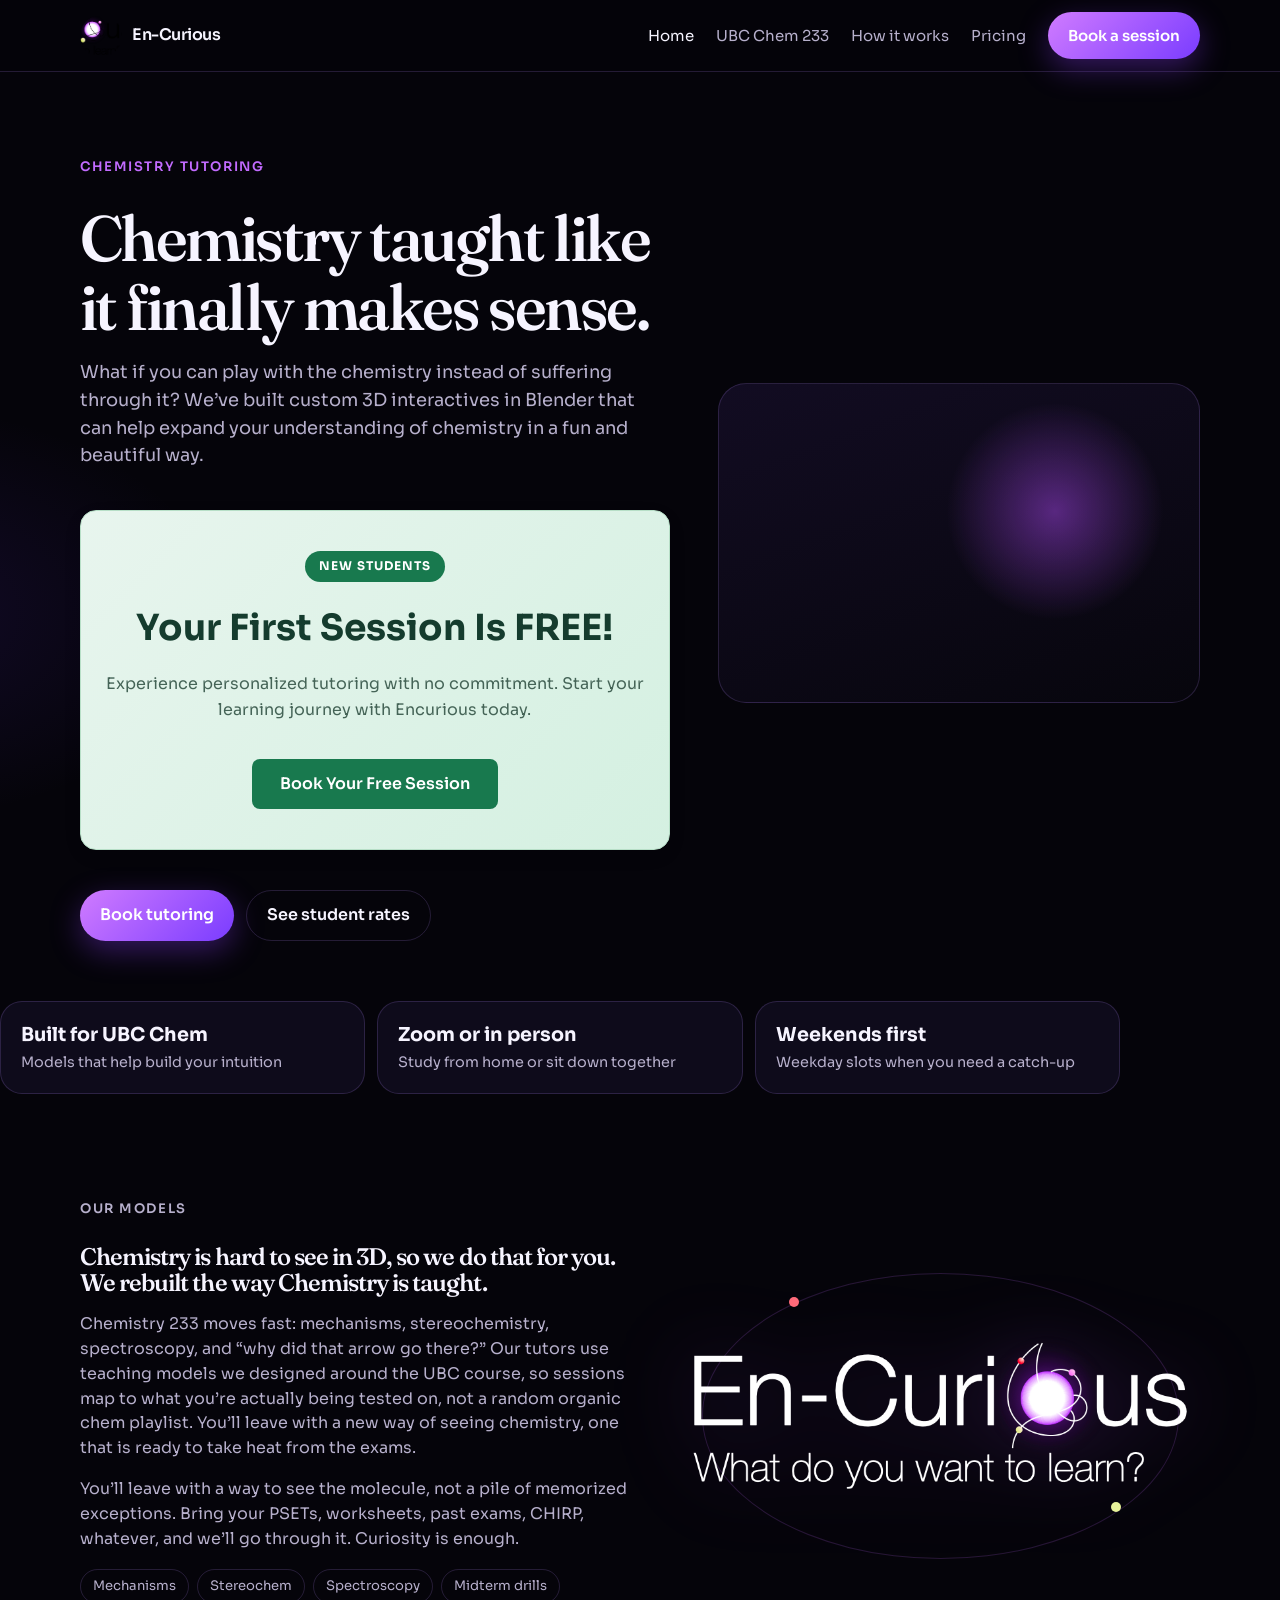
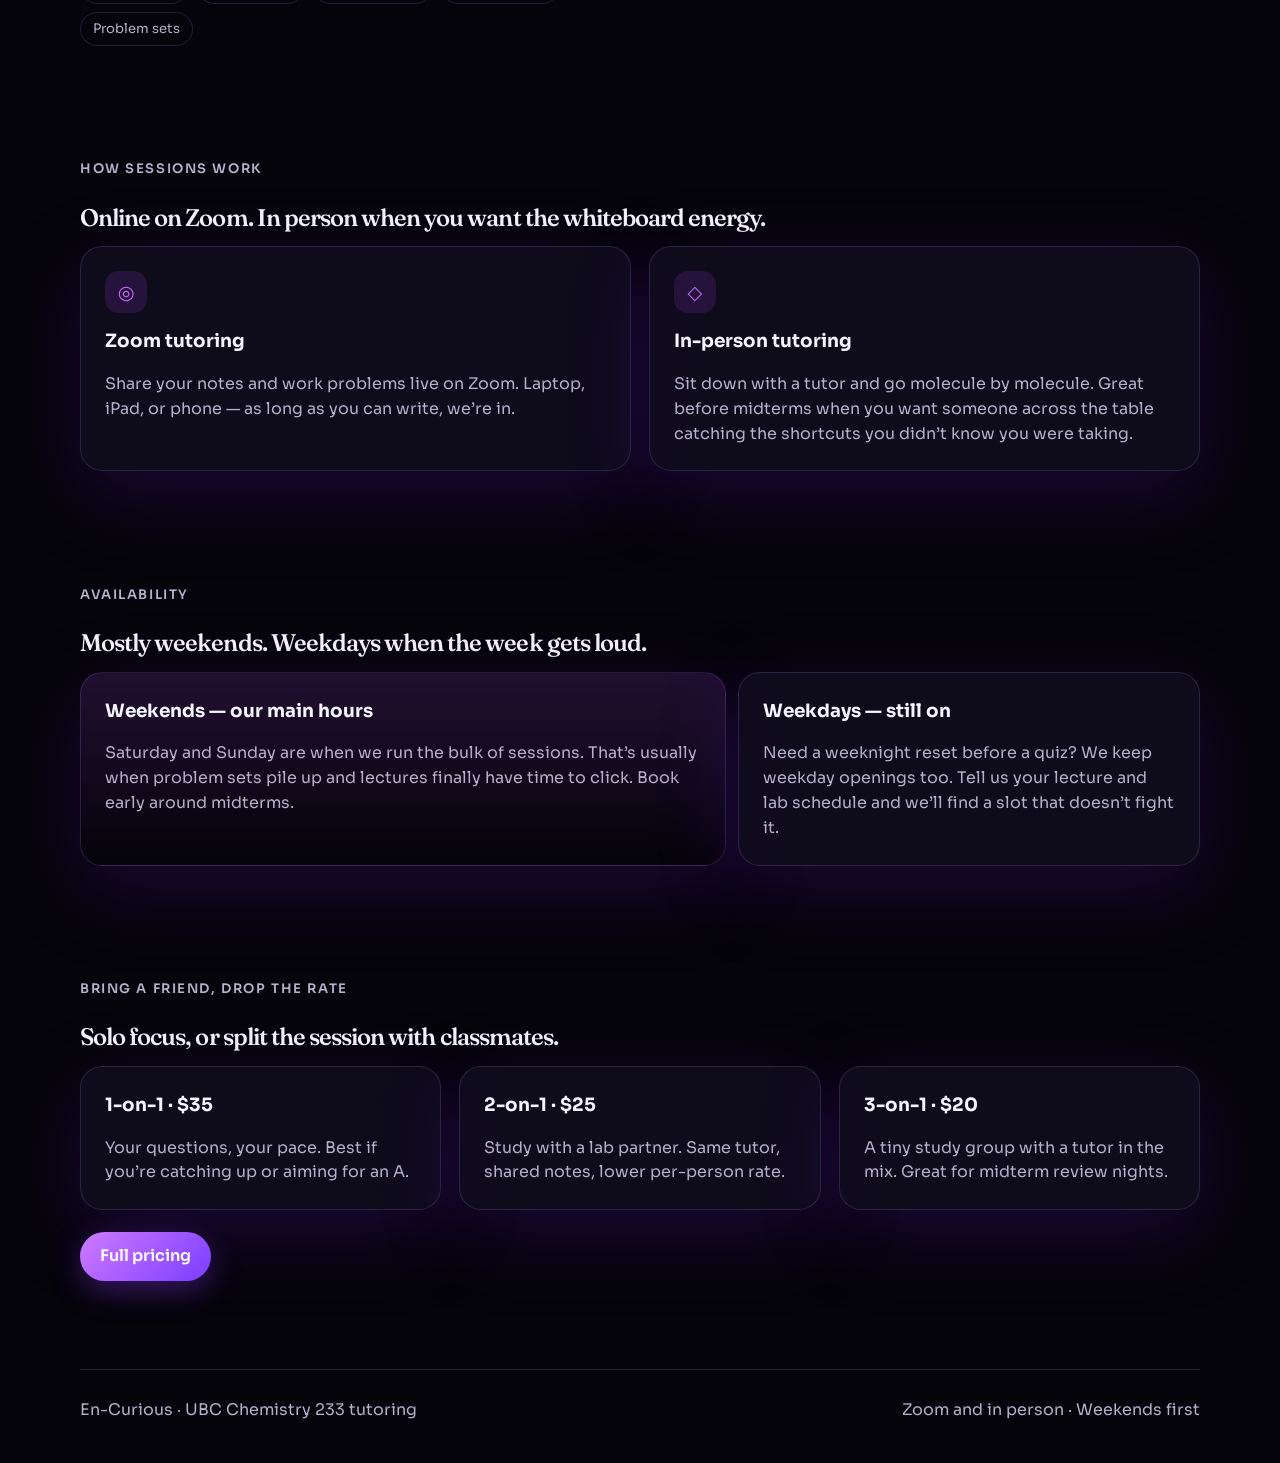
<file: index.html>
<!DOCTYPE html>
<html lang="en">
  <head>
    <meta charset="UTF-8" />
    <meta name="viewport" content="width=device-width, initial-scale=1" />
    <title>En-Curious | UBC Chemistry Tutoring</title>
    <meta
      name="description"
      content="En-Curious tutors UBC Chemistry 233 with original teaching models. Book Zoom or in-person sessions, mainly on weekends."
    />
    <link rel="preconnect" href="https://fonts.googleapis.com" />
    <link rel="preconnect" href="https://fonts.gstatic.com" crossorigin />
    <link
      href="https://fonts.googleapis.com/css2?family=Fraunces:opsz,wght@9..144,500;9..144,600&family=Sora:wght@400;500;600;700&display=swap"
      rel="stylesheet"
    />
    <link rel="stylesheet" href="styles.css?v=3" />
    <link rel="icon" href="atom.png" />
  </head>
  <body>
    <a class="skip" href="#main">Skip to content</a>
    <header class="nav">
      <div class="wrap nav-inner">
        <a class="brand" href="index.html" aria-current="page">
          <img src="atom.png" alt="" />
          En-Curious
        </a>
        <button class="menu-toggle" type="button" aria-expanded="false" aria-controls="nav-links">
          Menu
        </button>
        <nav id="nav-links" class="nav-links">
          <a href="index.html" aria-current="page">Home</a>
          <a href="#chem-233">UBC Chem 233</a>
          <a href="#how">How it works</a>
          <a href="pricing.html">Pricing</a>
          <a class="btn btn-primary" href="book.html">Book a session</a>
        </nav>
      </div>
    </header>

    <main id="main">
      <section class="wrap hero">
        <div>
          <p class="kicker">Chemistry tutoring</p>
          <h1>Chemistry taught like it finally makes sense.</h1>
          <p class="lede">
            What if you can play with the chemistry instead of suffering through it? 
            We’ve built custom 3D interactives in Blender that can help expand your understanding of chemistry in a fun and beautiful way. 
          </p>

          <div class="free-session-banner">
  <span class="promo-label">NEW STUDENTS</span>

  <h2>Your First Session Is FREE!</h2>

  <p>
    Experience personalized tutoring with no commitment.
    Start your learning journey with Encurious today.
  </p>

  <a class="free-session-btn" href="book.html">
    Book Your Free Session
  </a>
</div>
          
          <div class="hero-actions">
            <a class="btn btn-primary" href="book.html">Book tutoring</a>
            <a class="btn btn-ghost" href="pricing.html">See student rates</a>
          </div>
        </div>
        <div class="model-panel" aria-hidden="true">
          <video autoplay muted playsinline loop>
            <source src="E1_orbital_1.mp4" type="video/mp4">
          </video>
        </div> <!--replace with prompt's video -->
        
      </section>

      <section class="wrap stats" aria-label="Highlights">
        <div class="stat">
          <strong>Built for UBC Chem </strong>
          <span>Models that help build your intuition</span>
        </div>
        <div class="stat">
          <strong>Zoom or in person</strong>
          <span>Study from home or sit down together</span>
        </div>
        <div class="stat">
          <strong>Weekends first</strong>
          <span>Weekday slots when you need a catch-up</span>
        </div>
      </section>

      <section class="wrap section chem" id="chem-233">
        <div>
          <p class="kicker">Our models</p>
          <h2>Chemistry is hard to see in 3D, so we do that for you. We rebuilt the way Chemistry is taught.</h2>
          <p>
            Chemistry 233 moves fast: mechanisms, stereochemistry, spectroscopy, and
            “why did that arrow go there?” Our tutors use teaching models we designed
            around the UBC course, so sessions map to what you’re actually being
            tested on, not a random organic chem playlist. You’ll leave with a new way of seeing chemistry, 
            one that is ready to take heat from the exams.
          </p>
          <p>
            You’ll leave with a way to see the molecule, not a pile of memorized
            exceptions. Bring your PSETs, worksheets, past exams, CHIRP, whatever, and we’ll go through it. Curiosity is enough.
          </p>
          <div class="chip-row">
            <span class="chip">Mechanisms</span>
            <span class="chip">Stereochem</span>
            <span class="chip">Spectroscopy</span>
            <span class="chip">Midterm drills</span>
            <span class="chip">Problem sets</span>
          </div>
        </div>
        
        <div class="hero-visual">
          <div class="orbit" aria-hidden="true"></div>
          <img
            class="logo-lockup"
            src="logo.png"
            alt="En-Curious. What do you want to learn?"
          /> 
        </div> <!--This is the orbit-->
      </section>

      <section class="wrap section" id="how">
        <p class="kicker">How sessions work</p>
        <h2>Online on Zoom. In person when you want the whiteboard energy.</h2>
        <div class="grid-2">
          <article class="card">
            <div class="icon" aria-hidden="true">◎</div>
            <h3>Zoom tutoring</h3>
            <p>
              Share your notes and work problems live on Zoom. Laptop, iPad, or
              phone — as long as you can write, we’re in.
            </p>
          </article>
          <article class="card">
            <div class="icon" aria-hidden="true">◇</div>
            <h3>In-person tutoring</h3>
            <p>
              Sit down with a tutor and go molecule by molecule. Great before
              midterms when you want someone across the table catching the
              shortcuts you didn’t know you were taking.
            </p>
          </article>
        </div>
      </section>

      <section class="wrap section">
        <p class="kicker">Availability</p>
        <h2>Mostly weekends. Weekdays when the week gets loud.</h2>
        <div class="schedule">
          <article class="card weekend">
            <h3>Weekends — our main hours</h3>
            <p>
              Saturday and Sunday are when we run the bulk of sessions. That’s
              usually when problem sets pile up and lectures finally have time
              to click. Book early around midterms.
            </p>
          </article>
          <article class="card">
            <h3>Weekdays — still on</h3>
            <p>
              Need a weeknight reset before a quiz? We keep weekday openings
              too. Tell us your lecture and lab schedule and we’ll find a slot
              that doesn’t fight it.
            </p>
          </article>
        </div>
      </section>

      <section class="wrap section">
        <p class="kicker">Bring a friend, drop the rate</p>
        <h2>Solo focus, or split the session with classmates.</h2>
        <div class="grid-3">
          <article class="card">
            <h3>1-on-1 · $35</h3>
            <p>Your questions, your pace. Best if you’re catching up or aiming for an A.</p>
          </article>
          <article class="card">
            <h3>2-on-1 · $25</h3>
            <p>Study with a lab partner. Same tutor, shared notes, lower per-person rate.</p>
          </article>
          <article class="card">
            <h3>3-on-1 · $20</h3>
            <p>A tiny study group with a tutor in the mix. Great for midterm review nights.</p>
          </article>
        </div>
        <p style="margin-top: 22px">
          <a class="btn btn-primary" href="pricing.html">Full pricing</a>
        </p>
      </section>
    </main>

    <footer class="wrap footer">
      <div>En-Curious · UBC Chemistry 233 tutoring</div>
      <div>Zoom and in person · Weekends first</div>
    </footer>
    <script src="script.js?v=3"></script>
  </body>
</html>
</file>
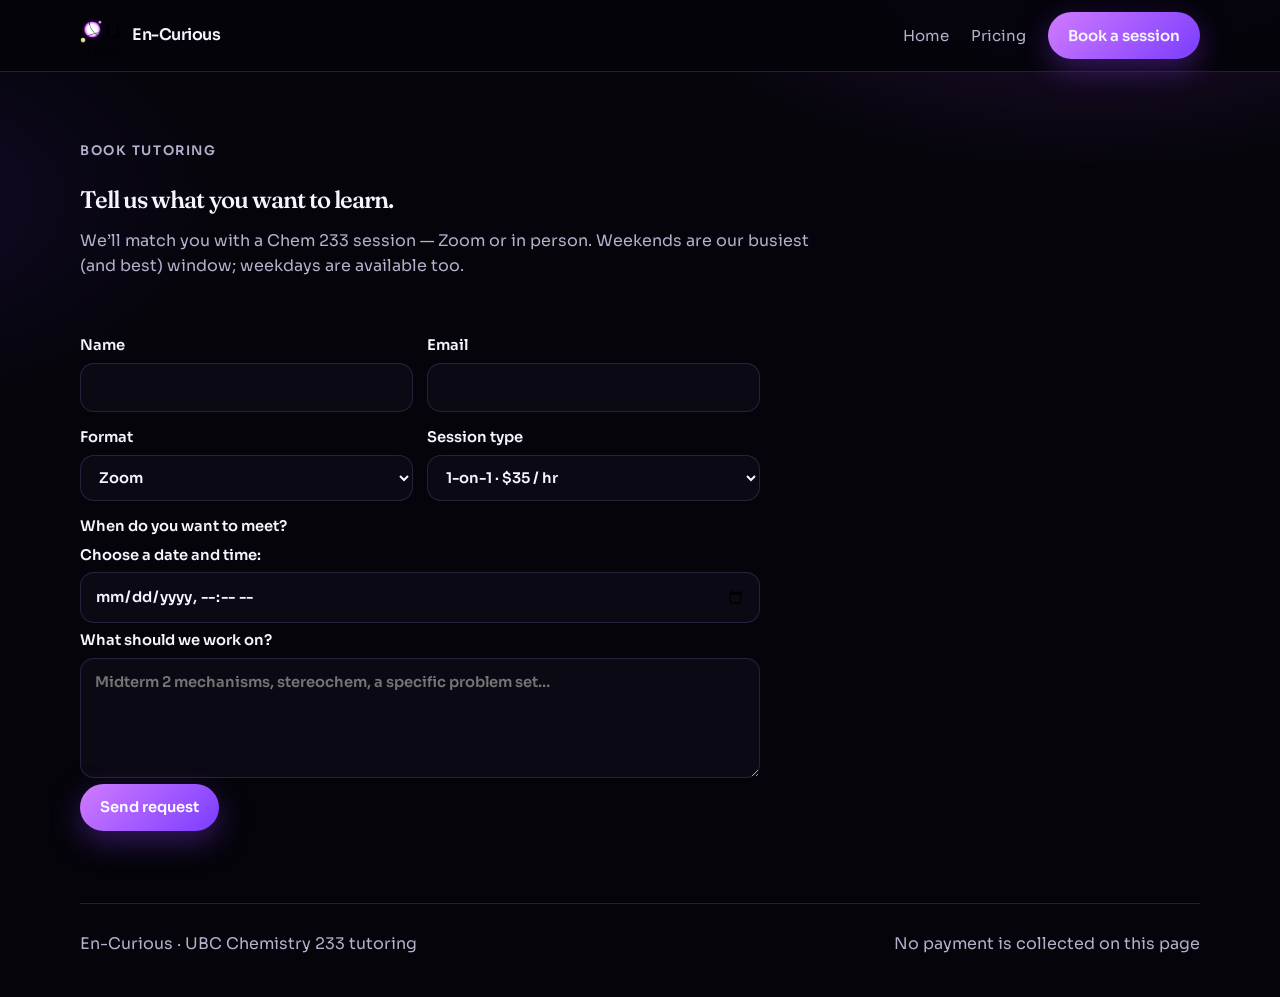
<file: book.html>
<!DOCTYPE html>
<html lang="en">
  <head>
    <meta charset="UTF-8" />
    <meta name="viewport" content="width=device-width, initial-scale=1" />
    <title>Book a session | En-Curious</title>
    <meta
      name="description"
      content="Request an En-Curious tutoring session for UBC Chemistry 233. Zoom or in person, weekends and weekdays."
    />
    <link rel="preconnect" href="https://fonts.googleapis.com" />
    <link rel="preconnect" href="https://fonts.gstatic.com" crossorigin />
    <link
      href="https://fonts.googleapis.com/css2?family=Fraunces:opsz,wght@9..144,500;9..144,600&family=Sora:wght@400;500;600;700&display=swap"
      rel="stylesheet"
    />
    <link rel="stylesheet" href="styles.css?v=3" />
    <link rel="icon" href="atom.png" />
  </head>
  <body>
    <a class="skip" href="#main">Skip to content</a>
    <header class="nav">
      <div class="wrap nav-inner">
        <a class="brand" href="index.html">
          <img src="atom.png" alt="" />
          En-Curious
        </a>
        <button class="menu-toggle" type="button" aria-expanded="false" aria-controls="nav-links">
          Menu
        </button>
        <nav id="nav-links" class="nav-links">
          <a href="index.html">Home</a>
          <a href="pricing.html">Pricing</a>
          <a class="btn btn-primary" href="book.html" aria-current="page">Book a session</a>
        </nav>
      </div>
    </header>

    <main id="main" class="wrap">
      <section class="page-hero">
        <p class="kicker">Book tutoring</p>
        <h1>Tell us what you want to learn.</h1>
        <p>
          We’ll match you with a Chem 233 session — Zoom or in person. Weekends
          are our busiest (and best) window; weekdays are available too.
        </p>
      </section>

      <section class="section">
        <div
          id="book-success"
          class="success"
          tabindex="-1"
          role="status"
        >
          <h2>Request received.</h2>
          <p>
            Thanks — we’ll follow up by email to lock in time, format, and
            whether you’re flying solo or bringing classmates.
          </p>
          <p><a class="btn btn-ghost" href="index.html">Back home</a></p>
        </div>

        <form action="https://formspree.io/f/xzezrrwk" method="POST" id="book-form" class="form">
          <div class="form-row">
            <label>
              Name
              <input name="name" type="text" autocomplete="name" required />
            </label>
            <label>
              Email
              <input name="email" type="email" autocomplete="email" required />
            </label>
          </div>
          <div class="form-row">
            <label>
              Format
              <select name="format" required>
                <option value="zoom">Zoom</option>
                <option value="in-person">In person</option>
                <option value="either">Either works</option>
              </select>
            </label>
            <label>
              Session type
              <select name="size" required>
                <option value="1">1-on-1 · $35 / hr</option>
                <option value="2">2-on-1 · $25 / student / hr</option>
                <option value="3">3-on-1 · $20 / student / hr</option>
                <option value="4">1-on-1 · FREE / hr</option>
              </select>
            </label>
          </div>
          <label>
            When do you want to meet?
          <label for="appointment">Choose a date and time:</label>
          <input type="datetime-local" id="appointment" name="appointment">


    
          <label>
            What should we work on?
            <textarea
              name="topic"
              placeholder="Midterm 2 mechanisms, stereochem, a specific problem set…"
            ></textarea>
          </label>
          <button class="btn btn-primary" type="submit">Send request</button>
        </form>
        <!-- modify this form HTML and place wherever you want your form -->
      </section>
    </main>

    <footer class="wrap footer">
      <div>En-Curious · UBC Chemistry 233 tutoring</div>
      <div>No payment is collected on this page</div>
    </footer>
    <script src="script.js?v=3"></script>
  </body>
</html>
</file>
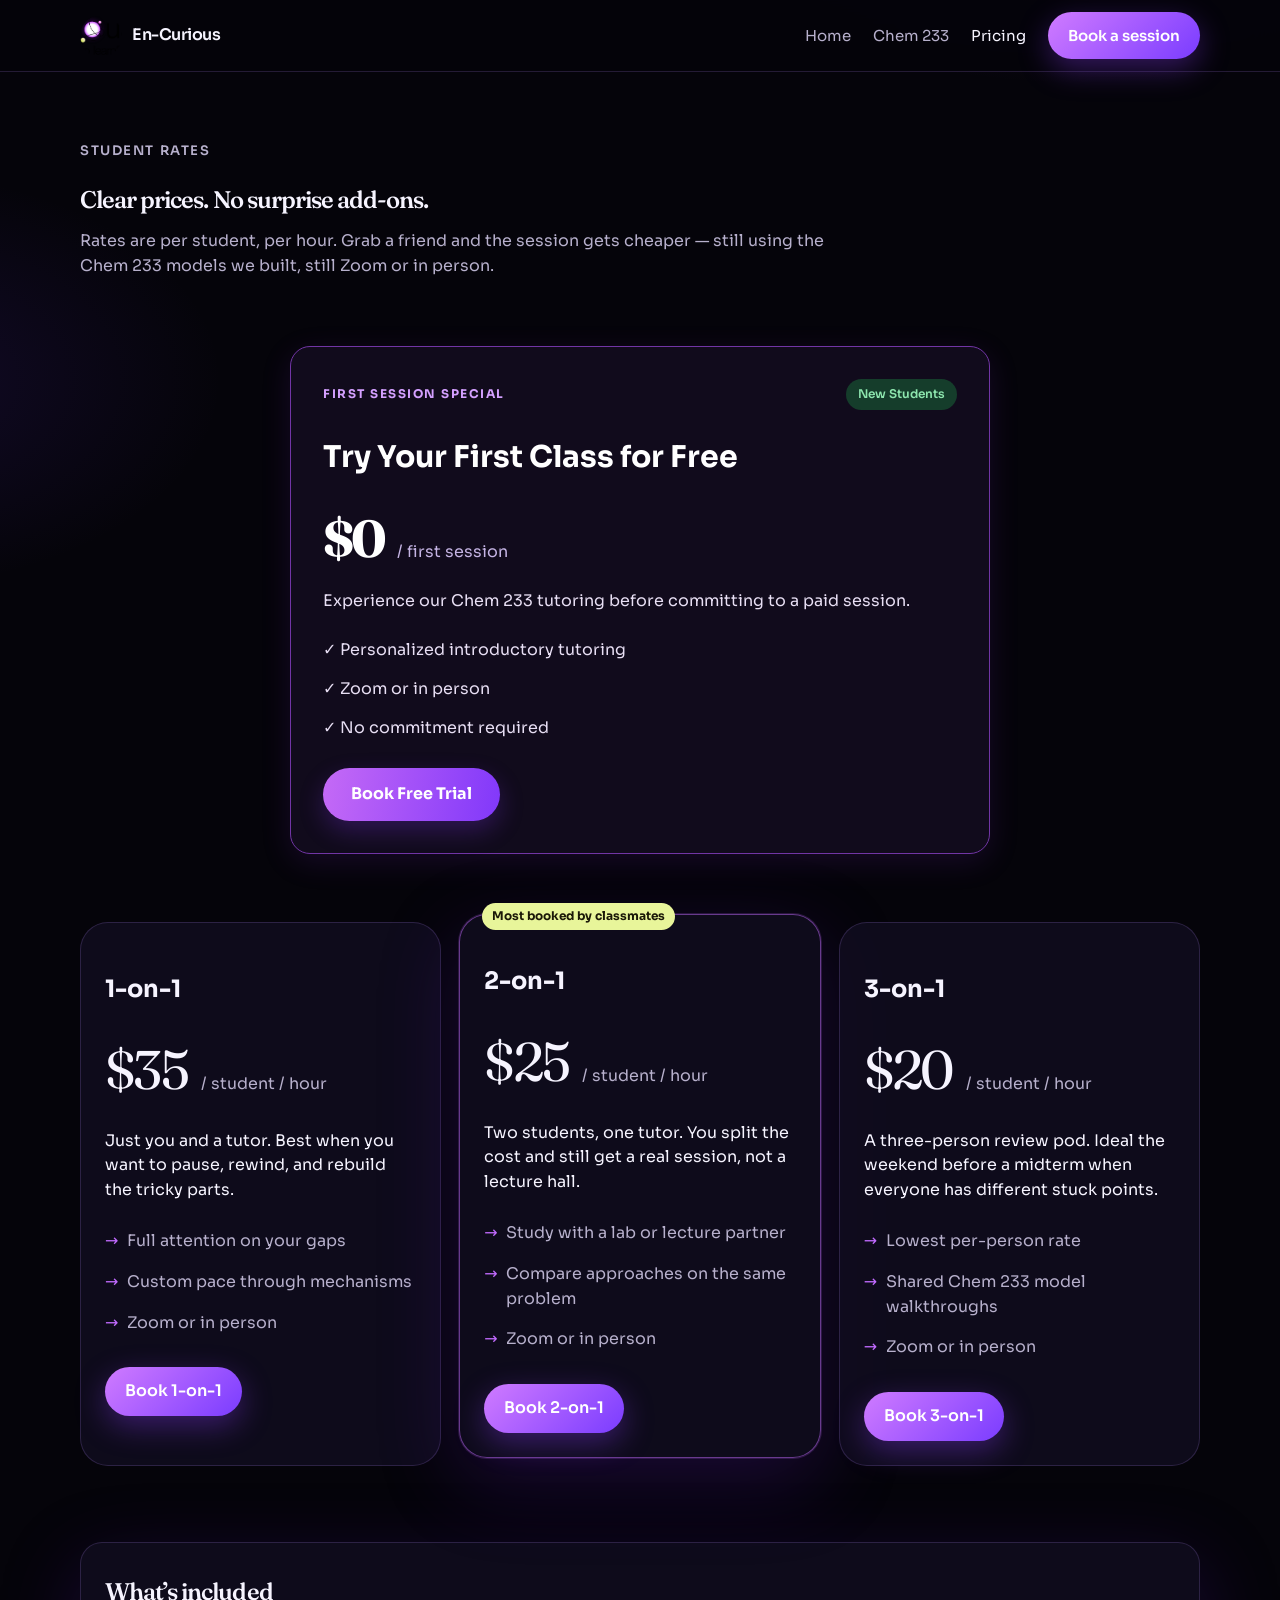
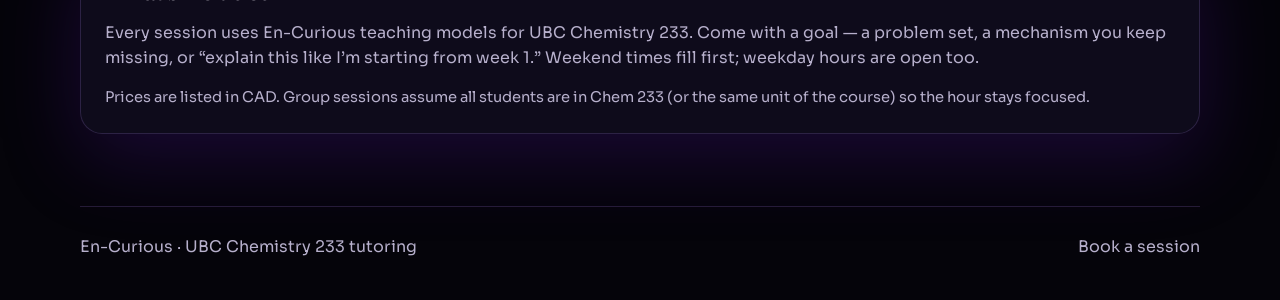
<file: pricing.html>
<!DOCTYPE html>
<html lang="en">
  <head>
    <meta charset="UTF-8" />
    <meta name="viewport" content="width=device-width, initial-scale=1" />
    <title>Pricing | En-Curious</title>
    <meta
      name="description"
      content="En-Curious tutoring rates: $35 one-on-one, $25 for 2-on-1, and $20 for 3-on-1. Zoom or in person."
    />
    <link rel="preconnect" href="https://fonts.googleapis.com" />
    <link rel="preconnect" href="https://fonts.gstatic.com" crossorigin />
    <link
      href="https://fonts.googleapis.com/css2?family=Fraunces:opsz,wght@9..144,500;9..144,600&family=Sora:wght@400;500;600;700&display=swap"
      rel="stylesheet"
    />
    <link rel="stylesheet" href="styles.css?v=3" />
    <link rel="icon" href="atom.png" />
  </head>
  <body>
    <a class="skip" href="#main">Skip to content</a>
    <header class="nav">
      <div class="wrap nav-inner">
        <a class="brand" href="index.html">
          <img src="atom.png" alt="" />
          En-Curious
        </a>
        <button class="menu-toggle" type="button" aria-expanded="false" aria-controls="nav-links">
          Menu
        </button>
        <nav id="nav-links" class="nav-links">
          <a href="index.html">Home</a>
          <a href="index.html#chem-233">Chem 233</a>
          <a href="pricing.html" aria-current="page">Pricing</a>
          <a class="btn btn-primary" href="book.html">Book a session</a>
        </nav>
      </div>
    </header>

    <main id="main" class="wrap">
      <section class="page-hero">
        <p class="kicker">Student rates</p>
        <h1>Clear prices. No surprise add-ons.</h1>
        <p>
          Rates are per student, per hour. Grab a friend and the session gets
          cheaper — still using the Chem 233 models we built, still Zoom or
          in person.
        </p>
      </section>

    
<div class="free-trial-card">
  <div class="free-trial-header">
    <span class="free-trial-label">
      FIRST SESSION SPECIAL
    </span>
    <span class="free-trial-badge">
      New Students
    </span>
  </div>

  <h2>Try Your First Class for Free</h2>

  <div class="free-trial-price">
    <span class="price">$0</span>
    <span class="price-description">
      / first session
    </span>
  </div>

  <p class="free-trial-description">
    Experience our Chem 233 tutoring before
    committing to a paid session.
  </p>

  <ul class="free-trial-benefits">
    <li>✓ Personalized introductory tutoring</li>
    <li>✓ Zoom or in person</li>
    <li>✓ No commitment required</li>
  </ul>

  <a href="book.html"
     class="free-trial-button">
    Book Free Trial
  </a>
</div>


      
      <section class="price-grid" aria-label="Tutoring prices">
        <article class="price-card">
          <h2>1-on-1</h2>
          <p class="price">$35 <span>/ student / hour</span></p>
          <p>Just you and a tutor. Best when you want to pause, rewind, and rebuild the tricky parts.</p>
          <ul>
            <li>Full attention on your gaps</li>
            <li>Custom pace through mechanisms</li>
            <li>Zoom or in person</li>
          </ul>
          <a class="btn btn-primary" href="book.html">Book 1-on-1</a>
        </article>

        <article class="price-card featured">
          <span class="badge">Most booked by classmates</span>
          <h2>2-on-1</h2>
          <p class="price">$25 <span>/ student / hour</span></p>
          <p>Two students, one tutor. You split the cost and still get a real session, not a lecture hall.</p>
          <ul>
            <li>Study with a lab or lecture partner</li>
            <li>Compare approaches on the same problem</li>
            <li>Zoom or in person</li>
          </ul>
          <a class="btn btn-primary" href="book.html">Book 2-on-1</a>
        </article>

        <article class="price-card">
          <h2>3-on-1</h2>
          <p class="price">$20 <span>/ student / hour</span></p>
          <p>A three-person review pod. Ideal the weekend before a midterm when everyone has different stuck points.</p>
          <ul>
            <li>Lowest per-person rate</li>
            <li>Shared Chem 233 model walkthroughs</li>
            <li>Zoom or in person</li>
          </ul>
          <a class="btn btn-primary" href="book.html">Book 3-on-1</a>
        </article>
      </section>

      <section class="section">
        <article class="card">
          <h2>What’s included</h2>
          <p>
            Every session uses En-Curious teaching models for UBC Chemistry 233.
            Come with a goal — a problem set, a mechanism you keep missing, or
            “explain this like I’m starting from week 1.” Weekend times fill
            first; weekday hours are open too.
          </p>
          <p class="fine-print">
            Prices are listed in CAD. Group sessions assume all students are in
            Chem 233 (or the same unit of the course) so the hour stays focused.
          </p>
        </article>
      </section>
    </main>

<!-- Need to add a new section on the e-transfer portion for this website-->

    <footer class="wrap footer">
      <div>En-Curious · UBC Chemistry 233 tutoring</div>
      <div><a href="book.html">Book a session</a></div>
    </footer>
    <script src="script.js?v=3"></script>
  </body>
</html>
</file>
<file: styles.css>
:root {
  --bg: #05040a;
  --bg-elevated: #0d0b16;
  --bg-card: rgba(18, 14, 32, 0.82);
  --ink: #f6f4ff;
  --muted: #b7b0cc;
  --line: rgba(180, 140, 255, 0.18);
  --purple: #c26bff;
  --violet: #7b3cff;
  --glow: #b44cff;
  --lime: #e8f59a;
  --coral: #ff6b7a;
  --radius: 22px;
  --shadow: 0 24px 80px rgba(80, 20, 160, 0.28);
  --font: "Sora", system-ui, sans-serif;
  --display: "Fraunces", Georgia, serif;
}

*,
*::before,
*::after {
  box-sizing: border-box;
}

html {
  scroll-behavior: smooth;
  scroll-padding-top: 76px;
}

body {
  margin: 0;
  min-height: 100vh;
  color: var(--ink);
  font-family: var(--font);
  background:
    radial-gradient(900px 500px at 85% -10%, rgba(180, 76, 255, 0.22), transparent 55%),
    radial-gradient(700px 420px at -10% 20%, rgba(80, 40, 180, 0.18), transparent 50%),
    var(--bg);
  line-height: 1.55;
}

img {
  max-width: 100%;
  display: block;
}

a {
  color: inherit;
  text-decoration: none;
}

.skip {
  position: absolute;
  left: -999px;
}

.skip:focus {
  left: 12px;
  top: 12px;
  z-index: 20;
  background: var(--ink);
  color: var(--bg);
  padding: 8px 12px;
  border-radius: 8px;
}

.wrap {
  width: min(1120px, calc(100% - 40px));
  margin-inline: auto;
}

.free-session-banner {
  background: linear-gradient(135deg, #e8f5ee, #d4f0e1);
  border: 1px solid #b7dfc7;
  border-radius: 16px;
  padding: 40px 24px;
  text-align: center;
  max-width: 900px;
  margin: 40px auto;
  box-shadow: 0 6px 20px rgba(0, 0, 0, 0.06);
}

.promo-label {
  display: inline-block;
  background: #18794e;
  color: white;
  font-size: 12px;
  font-weight: 700;
  padding: 6px 14px;
  border-radius: 20px;
  letter-spacing: 1px;
}

.free-session-banner h2 {
  font-size: clamp(26px, 4vw, 36px);
  margin: 18px 0 12px;
  color: #153c2e;
}

.free-session-banner p {
  color: #456457;
  font-size: 16px;
  line-height: 1.6;
}

.free-session-btn {
  display: inline-block;
  margin-top: 20px;
  padding: 13px 28px;
  background: #18794e;
  color: white;
  border-radius: 8px;
  text-decoration: none;
  font-weight: 600;
  transition: background 0.2s;
}

.free-session-btn:hover {
  background: #105c3b;
}


.nav {
  position: sticky;
  top: 0;
  z-index: 10;
  backdrop-filter: blur(16px);
  background: rgba(5, 4, 10, 0.94);
  border-bottom: 1px solid var(--line);
}

.nav-inner {
  display: flex;
  align-items: center;
  justify-content: space-between;
  gap: 16px;
  padding: 12px 0;
}

.brand {
  display: flex;
  align-items: center;
  gap: 10px;
  font-weight: 600;
  letter-spacing: -0.03em;
}

.brand img {
  width: 42px;
  height: 42px;
  object-fit: cover;
  object-position: 88% 42%;
  border-radius: 50%;
}

.nav-links {
  display: flex;
  align-items: center;
  gap: 22px;
  color: var(--muted);
  font-size: 0.94rem;
}

.nav-links a:hover,
.nav-links a[aria-current="page"] {
  color: var(--ink);
}

.btn {
  display: inline-flex;
  align-items: center;
  justify-content: center;
  gap: 8px;
  border: 0;
  border-radius: 999px;
  padding: 12px 20px;
  font: inherit;
  font-weight: 600;
  cursor: pointer;
  transition: transform 0.15s ease, box-shadow 0.15s ease, background 0.15s ease;
}

.btn:hover {
  transform: translateY(-1px);
}

.btn-primary {
  background: linear-gradient(135deg, #d07bff, #7a3cff);
  color: white;
  box-shadow: 0 10px 30px rgba(140, 60, 255, 0.35);
}

.btn-ghost {
  background: transparent;
  color: var(--ink);
  border: 1px solid var(--line);
}

.hero {
  display: grid;
  grid-template-columns: 1.1fr 0.9fr;
  gap: 48px;
  align-items: center;
  padding: 72px 0 48px;
}

.kicker {
  display: inline-flex;
  align-items: center;
  gap: 8px;
  color: var(--purple);
  font-size: 0.82rem;
  font-weight: 600;
  letter-spacing: 0.12em;
  text-transform: uppercase;
}

.hero h1,
.page-hero h1,
.section h2 {
  font-family: var(--display);
  font-weight: 560;
  letter-spacing: -0.04em;
  line-height: 1.08;
  margin: 12px 0 16px;
}

.hero h1 {
  font-size: clamp(2.4rem, 5vw, 4.4rem);
}

.lede {
  color: var(--muted);
  font-size: 1.12rem;
  max-width: 52ch;
}

.hero-actions {
  display: flex;
  flex-wrap: wrap;
  gap: 12px;
  margin-top: 28px;
}

.hero-visual {
  position: relative;
  min-height: 340px;
  display: grid;
  place-items: center;
}

.logo-lockup {
  width: min(100%, 520px);
  filter: drop-shadow(0 0 40px rgba(180, 76, 255, 0.28));
}

.orbit {
  position: absolute;
  inset: 8% 4%;
  border: 1px solid rgba(194, 107, 255, 0.18);
  border-radius: 50%;
  animation: spin 28s linear infinite;
  pointer-events: none;
}

.orbit::before,
.orbit::after {
  content: "";
  position: absolute;
  width: 10px;
  height: 10px;
  border-radius: 50%;
}

.orbit::before {
  top: 8%;
  left: 18%;
  background: var(--coral);
}

.orbit::after {
  bottom: 16%;
  right: 12%;
  background: var(--lime);
}

@keyframes spin {
  to {
    transform: rotate(360deg);
  }
}

.stats {
  display: grid;
  grid-template-columns: repeat(3, 1fr);
  gap: 12px;
  margin: 12px 0 64px;
}

.stat {
  border: 1px solid var(--line);
  border-radius: var(--radius);
  padding: 18px 20px;
  background: var(--bg-card);
}

.stat strong {
  display: block;
  font-size: 1.2rem;
}

.stat span {
  color: var(--muted);
  font-size: 0.9rem;
}

.section {
  padding: 28px 0 72px;
}

.section p {
  color: var(--muted);
}

.grid-3,
.grid-2 {
  display: grid;
  gap: 18px;
}

.grid-3 {
  grid-template-columns: repeat(3, 1fr);
}

.grid-2 {
  grid-template-columns: 1fr 1fr;
}

.card {
  background: var(--bg-card);
  border: 1px solid var(--line);
  border-radius: var(--radius);
  padding: 24px;
  box-shadow: var(--shadow);
}

.card h3 {
  margin: 0 0 8px;
  font-size: 1.15rem;
}

.card p:last-child {
  margin-bottom: 0;
}

.icon {
  width: 42px;
  height: 42px;
  border-radius: 14px;
  display: grid;
  place-items: center;
  margin-bottom: 14px;
  background: rgba(180, 76, 255, 0.14);
  color: var(--purple);
  font-size: 1.2rem;
}

.chem {
  display: grid;
  grid-template-columns: 1.05fr 0.95fr;
  gap: 28px;
  align-items: center;
}

.model-panel {
  position: relative;
  overflow: hidden;
  min-height: 320px;
  border-radius: 28px;
  border: 1px solid var(--line);
  background:
    radial-gradient(circle at 70% 40%, rgba(180, 76, 255, 0.45), transparent 28%),
    linear-gradient(160deg, #120c22, #07060d);
}

.model-panel video {
  position: absolute;
  inset: 0;
  width: 100%;
  height: 100%;
  object-fit: contain;
  padding: 28px 20px;
}

.chip-row {
  display: flex;
  flex-wrap: wrap;
  gap: 8px;
  margin-top: 18px;
}

.chip {
  border: 1px solid var(--line);
  border-radius: 999px;
  padding: 6px 12px;
  font-size: 0.82rem;
  color: var(--muted);
}

.schedule {
  display: grid;
  grid-template-columns: 1.4fr 1fr;
  gap: 12px;
}

.weekend {
  background: linear-gradient(180deg, rgba(180, 76, 255, 0.16), transparent);
}

.page-hero {
  padding: 56px 0 12px;
}

.page-hero p {
  color: var(--muted);
  max-width: 62ch;
}

.price-grid {
  display: grid;
  grid-template-columns: repeat(3, 1fr);
  gap: 18px;
  padding: 28px 0 48px;
}

.price-card {
  position: relative;
  padding: 28px 24px 24px;
  border-radius: 28px;
  border: 1px solid var(--line);
  background: var(--bg-card);
}

.price-card.featured {
  border-color: rgba(194, 107, 255, 0.5);
  box-shadow: 0 0 0 1px rgba(194, 107, 255, 0.18), var(--shadow);
  transform: translateY(-8px);
}



/* FREE TRIAL CARD */

.free-trial-card {
  background: #110b1c;
  border: 1px solid #7135a5;
  border-radius: 20px;
  padding: 32px;
  max-width: 700px;
  margin: 40px auto;
  color: #ffffff;
  box-shadow: 0 8px 30px rgba(125, 50, 200, 0.15);
}

.free-trial-header {
  display: flex;
  justify-content: space-between;
  align-items: center;
  gap: 12px;
  flex-wrap: wrap;
}

.free-trial-label {
  color: #d4a0ff;
  font-size: 12px;
  font-weight: 700;
  letter-spacing: 1.5px;
}

.free-trial-badge {
  background: #153d2b;
  color: #8de6ae;
  padding: 6px 12px;
  border-radius: 20px;
  font-size: 12px;
  font-weight: 600;
}

.free-trial-card h2 {
  font-size: 30px;
  margin: 24px 0;
  color: white;
}

.free-trial-price {
  display: flex;
  align-items: baseline;
  gap: 12px;
  margin-bottom: 20px;
}

.free-trial-price .price {
  font-size: 52px;
  font-weight: 700;
  line-height: 1;
}

.free-trial-price .price-description {
  font-size: 16px;
  color: #c5b4e4;
}

.free-trial-description {
  color: #e8dff4;
  font-size: 16px;
  line-height: 1.6;
  margin-bottom: 24px;
}

.free-trial-benefits {
  list-style: none;
  padding: 0;
  margin: 0 0 28px;
}

.free-trial-benefits li {
  margin-bottom: 14px;
  color: #e8dff4;
}

.free-trial-button {
  display: inline-block;
  background: linear-gradient(100deg, #c56af6, #8138fa);
  padding: 14px 28px;
  border-radius: 30px;
  color: #ffffff;
  text-decoration: none;
  font-weight: 700;
  box-shadow: 0 10px 25px rgba(135, 55, 250, 0.25);
  transition: transform 0.2s, box-shadow 0.2s;
}

.free-trial-button:hover {
  transform: translateY(-2px);
  box-shadow: 0 12px 30px rgba(135, 55, 250, 0.4);
}

@media (max-width: 600px) {
  .free-trial-card {
    padding: 24px;
    margin: 24px 16px;
  }

  .free-trial-card h2 {
    font-size: 26px;
  }
}




@media (max-width: 600px) {
  .free-trial-card {
    padding: 24px;
    margin: 24px 16px;
  }

  .free-trial-button {
    display: block;
    text-align: center;
  }
}



.badge {
  position: absolute;
  top: -12px;
  left: 22px;
  background: var(--lime);
  color: #1b1808;
  font-size: 0.75rem;
  font-weight: 700;
  padding: 4px 10px;
  border-radius: 999px;
}

.price {
  font-family: var(--display);
  font-size: 3.4rem;
  letter-spacing: -0.05em;
  margin: 8px 0 4px;
}

.price span {
  font-size: 1rem;
  color: var(--muted);
  font-family: var(--font);
  letter-spacing: 0;
  white-space: nowrap;
  margin-left: 6px;
}

.price-card ul {
  margin: 18px 0 24px;
  padding: 0;
  list-style: none;
  color: var(--muted);
}

.price-card li {
  padding: 8px 0 8px 22px;
  position: relative;
}

.price-card li::before {
  content: "→";
  position: absolute;
  left: 0;
  color: var(--purple);
}

.fine-print {
  color: var(--muted);
  font-size: 0.92rem;
}

.form {
  display: grid;
  gap: 14px;
  max-width: 680px;
}

label {
  display: grid;
  gap: 6px;
  font-size: 0.92rem;
  font-weight: 600;
}

input,
select,
textarea {
  font: inherit;
  color: var(--ink);
  background: #0b0914;
  border: 1px solid var(--line);
  border-radius: 14px;
  padding: 12px 14px;
}

textarea {
  min-height: 120px;
  resize: vertical;
}

.form-row {
  display: grid;
  grid-template-columns: 1fr 1fr;
  gap: 14px;
}

.form .btn {
  width: fit-content;
}

.success {
  display: none;
  border: 1px solid rgba(232, 245, 154, 0.4);
  background: rgba(232, 245, 154, 0.08);
  border-radius: var(--radius);
  padding: 22px;
}

.success.show {
  display: block;
}

.form.sent {
  display: none;
}

.footer {
  border-top: 1px solid var(--line);
  padding: 28px 0 40px;
  color: var(--muted);
  display: flex;
  justify-content: space-between;
  gap: 16px;
  flex-wrap: wrap;
}

.menu-toggle {
  display: none;
  background: transparent;
  border: 1px solid var(--line);
  color: var(--ink);
  border-radius: 10px;
  padding: 8px 10px;
}

@media (max-width: 900px) {
  .hero,
  .chem,
  .schedule,
  .grid-3,
  .grid-2,
  .price-grid,
  .stats,
  .form-row {
    grid-template-columns: 1fr;
  }

  .hero {
    padding-top: 36px;
  }

  .price-card.featured {
    transform: none;
  }

  .menu-toggle {
    display: inline-flex;
  }

  .nav-links {
    display: none;
    position: absolute;
    right: 20px;
    top: 68px;
    flex-direction: column;
    align-items: flex-start;
    background: #120c1e;
    border: 1px solid var(--line);
    border-radius: 16px;
    padding: 16px;
    min-width: 200px;
  }

  .nav-links.open {
    display: flex;
  }
}
</file>
